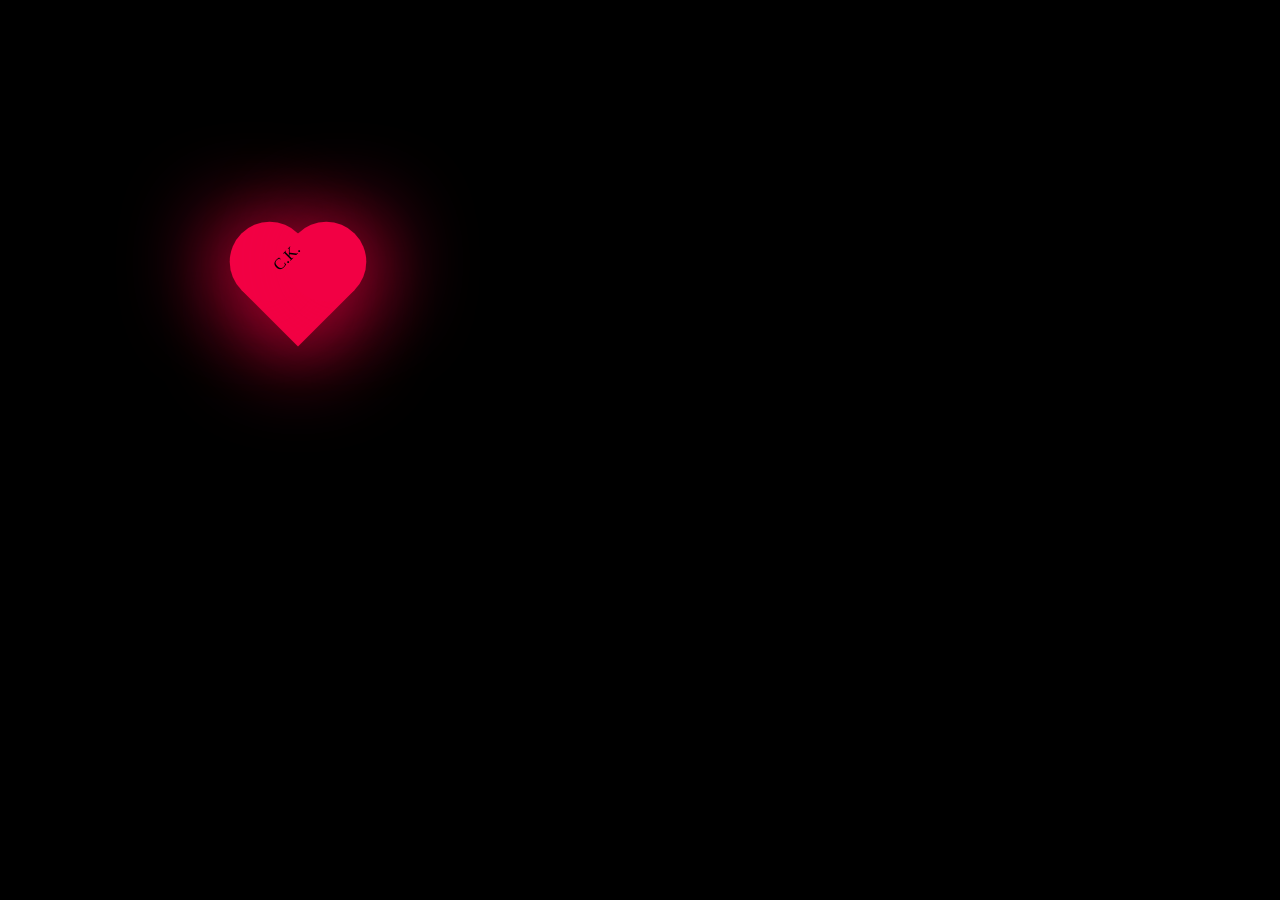
<file: 03) heart/index.html>
<!DOCTYPE html>
<html lang="en">
<head>
    <meta charset="UTF-8">
    <meta name="viewport" content="width=device-width,
     initial-scale=1.0">
    <title></title>
    <link rel="stylesheet" href="style.css">
</head>
<body>
    <div class="heart"></div>
</body>
</html>
</file>
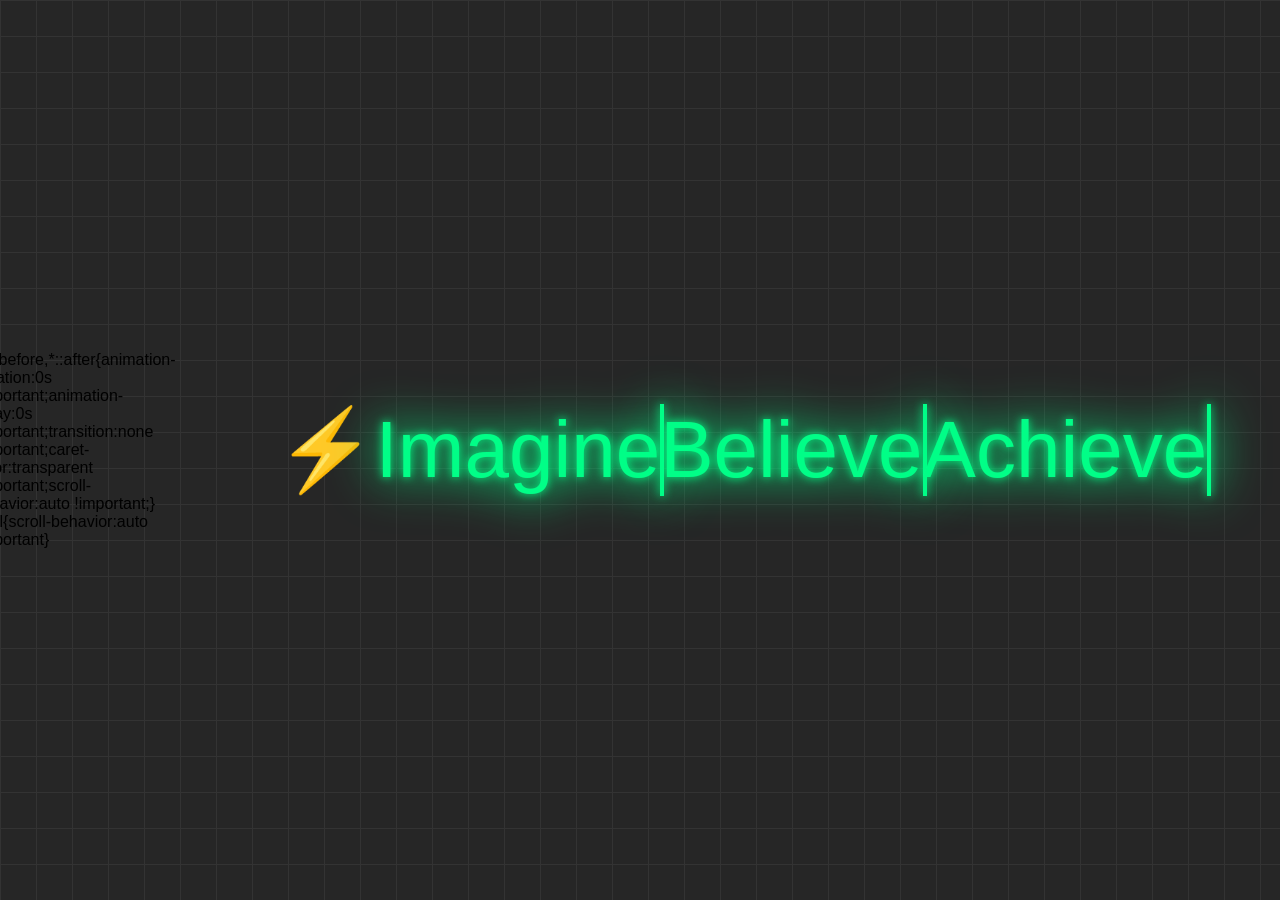
<file: 04) Text/index.html>
<!DOCTYPE html>
<html lang="en">
<head>
    <meta charset="UTF-8">
    <meta name="viewport" content="width=device-width, initial-scale=1.0">
    <title></title>
    <link rel="stylesheet" href="style.css">
</head>
<body>
    <h2> ⚡
        <span style="--i:0;" data-text="Imagine.">Imagine</span>
        <span style="--i:1;" data-text="Believe.">Believe</span>
        <span style="--i:2;" data-text="Achieve.">Achieve</span>
    </h2>
</body>
</html>
</file>
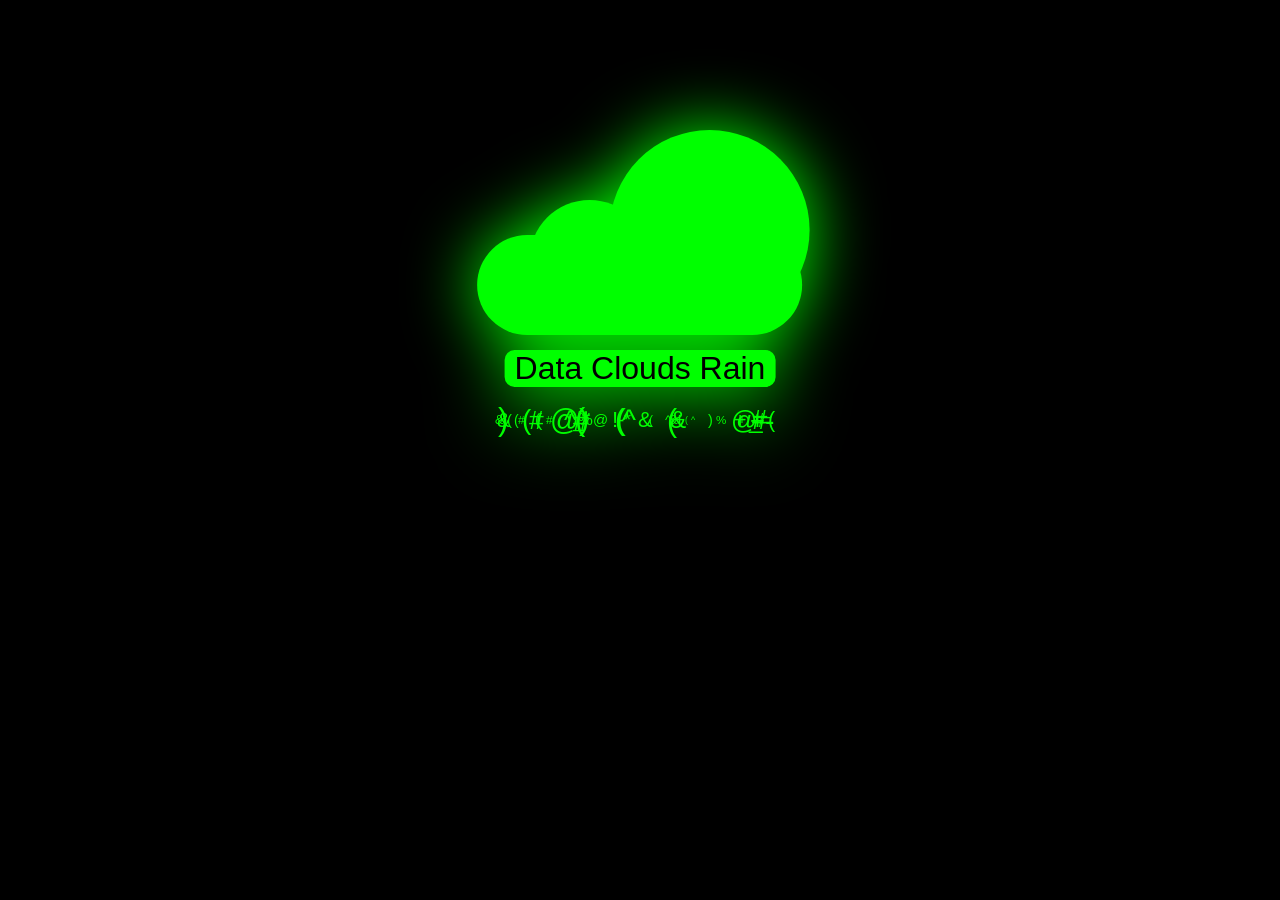
<file: 05) cloud/index.html>
<!DOCTYPE html>
<html lang="en">
<head>
    <meta charset="UTF-8">
    <meta name="viewport" content="width=device-width, initial-scale=1.0">
    <title>Document</title>
    <link rel="stylesheet" href="style.css">
</head>
<body>
    <div class="container">
        <div class="cloud">
            <h2>Data Clouds Rain</h2>
        </div>
    </div>
    <script src="script.js"></script>
</body>
</html>
</file>
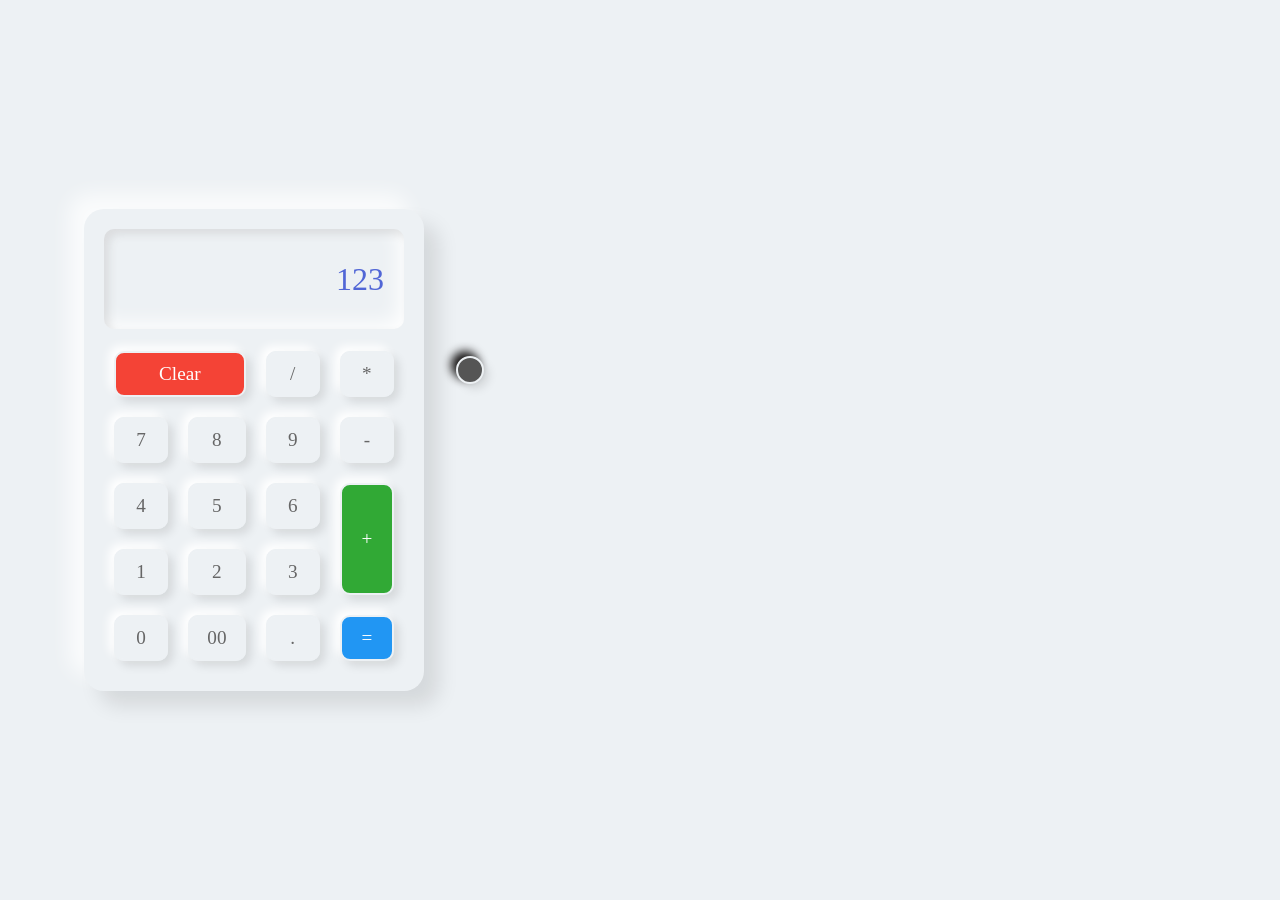
<file: 07) Calculator/index.html>
<!DOCTYPE html>
<html lang="en">
<head>
    <meta charset="UTF-8">
    <meta name="viewport" content="width=device-width, initial-scale=1.0">
    <title>Document</title>
    <link rel="stylesheet" href="style.css">
</head>
<body>
    <div class="toggleBtn"></div>
    <div class="calculator">
        <div class="buttons">
            <h2 id="value">123</h2>
                <span id="clear">Clear</span>
                <span>/</span>
                <span>*</span>
                <span>7</span>
                <span>8</span>
                <span>9</span>
                <span>-</span>
                <span>4</span>
                <span>5</span>
                <span>6</span>
                <span id="plus">+</span>
                <span>1</span>
                <span>2</span>
                <span>3</span>
                <span>0</span>
                <span>00</span>
                <span>.</span>
                <span id="equal">=</span>
          
        </div>
    </div>
    <script src="script.js"></script>
</body>
</html>
</file>
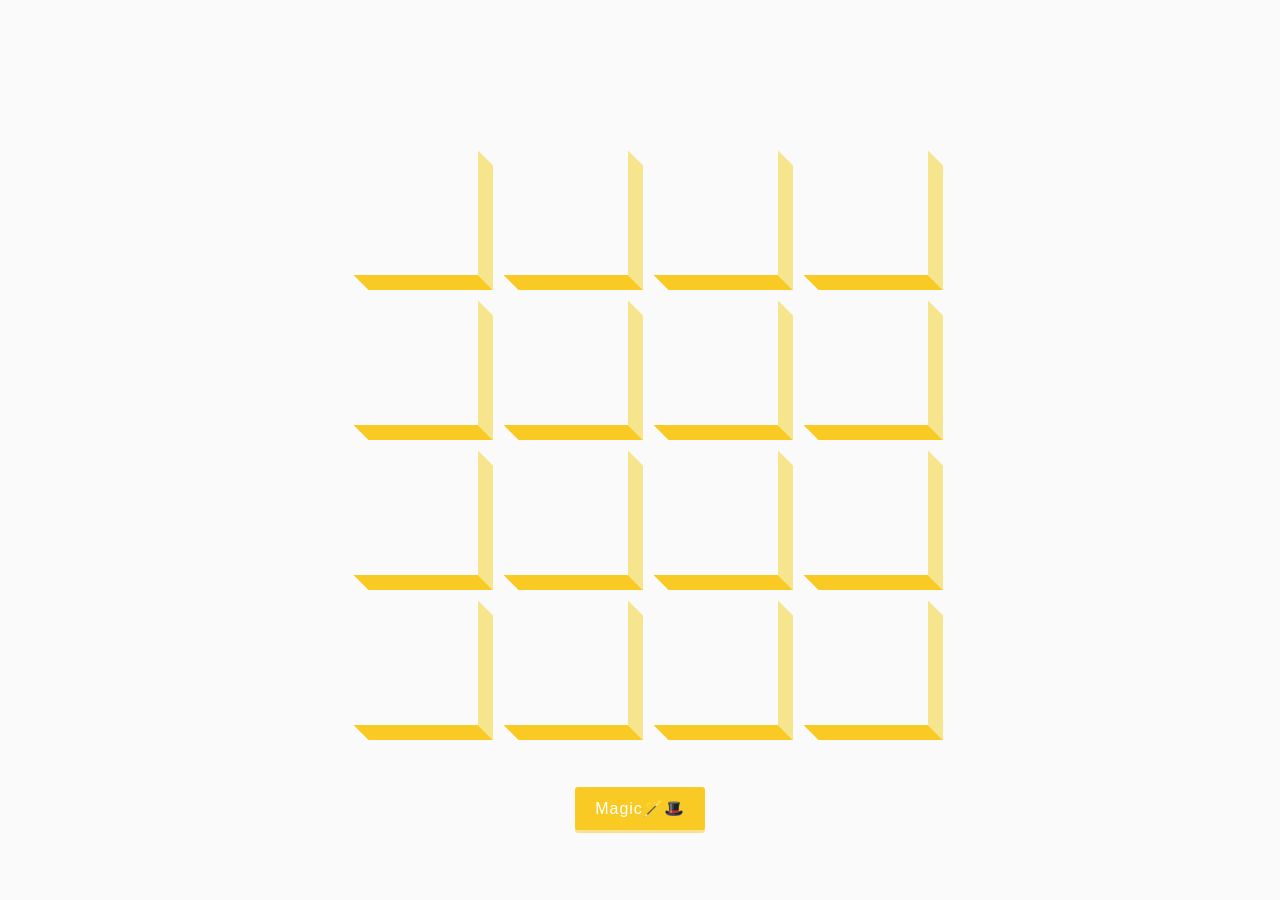
<file: 09) 3d box/index.html>
<!DOCTYPE html>
<html lang="en">
  <head>
    <meta charset="UTF-8" />
    <meta name="viewport" content="width=device-width, initial-scale=1.0" />
    <link rel="stylesheet" href="style.css" />
    <title>3D Boxes Background</title>
  </head>
  <body>
    <button id="btn" class="magic">Magic🪄🎩 </button>
    <div id="boxes" class="boxes big"></div>
    <script src="script.js"></script>
  </body>
</html>
</file>
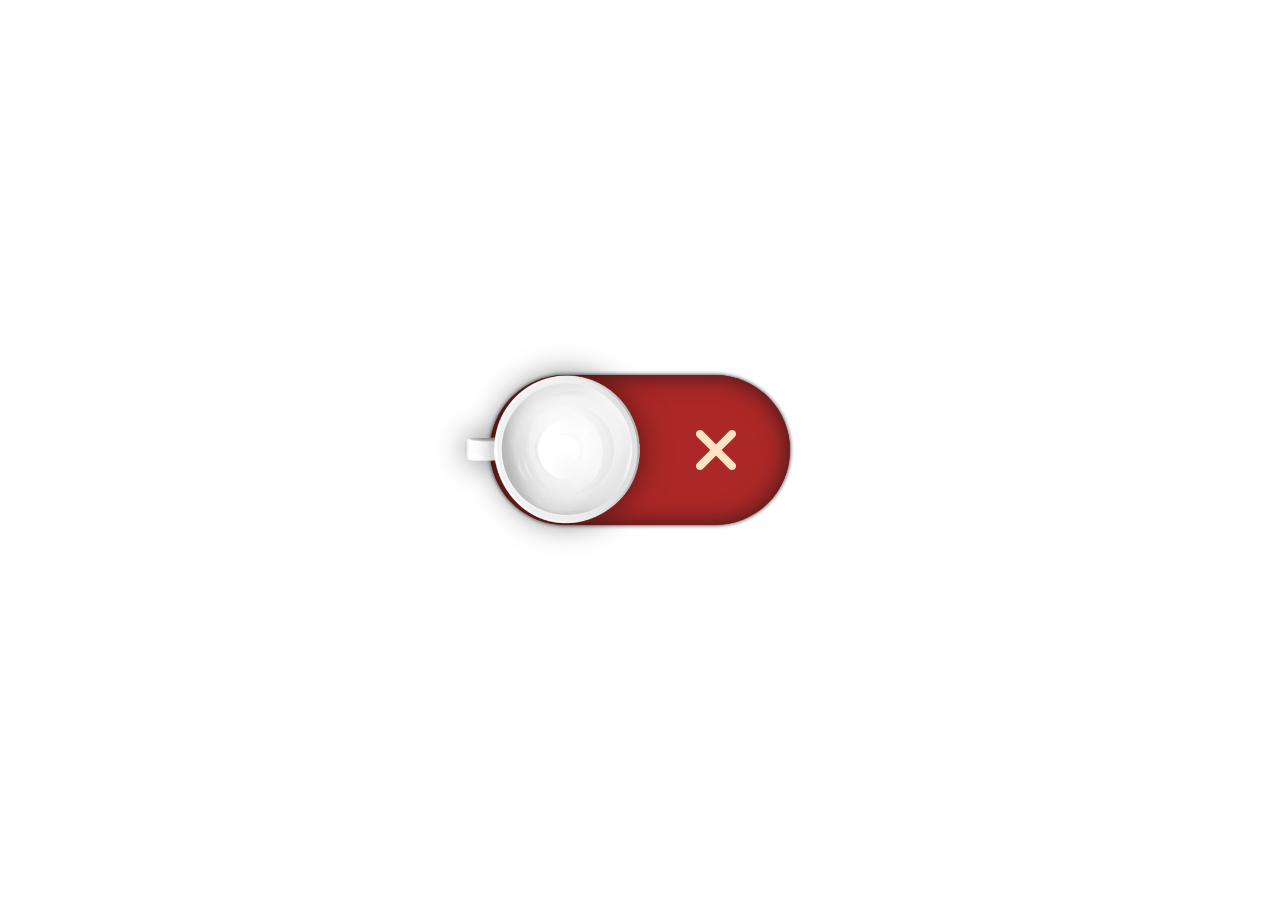
<file: 10) coffee custom checkbox design/index.html>
<!DOCTYPE html>
<html lang="en">
<head>
    <meta charset="UTF-8">
    <meta name="viewport" content="width=device-width, initial-scale=1.0">
    <title>Document</title>
    <link rel="stylesheet" href="style.css">
    <link rel="stylesheet" href="https://cdnjs.cloudflare.com/ajax/libs/font-awesome/6.5.1/css/all.min.css" integrity="sha512-DTOQO9RWCH3ppGqcWaEA1BIZOC6xxalwEsw9c2QQeAIftl+Vegovlnee1c9QX4TctnWMn13TZye+giMm8e2LwA==" crossorigin="anonymous" referrerpolicy="no-referrer" />
</head>
<body>
    <label >
        <input type="checkbox">
        <span></span>
        <b></b>
        <i class="fa-solid fa-check"></i>
        <i class="fa-solid fa-xmark"></i>
    </label>
</body>
</html>
</file>
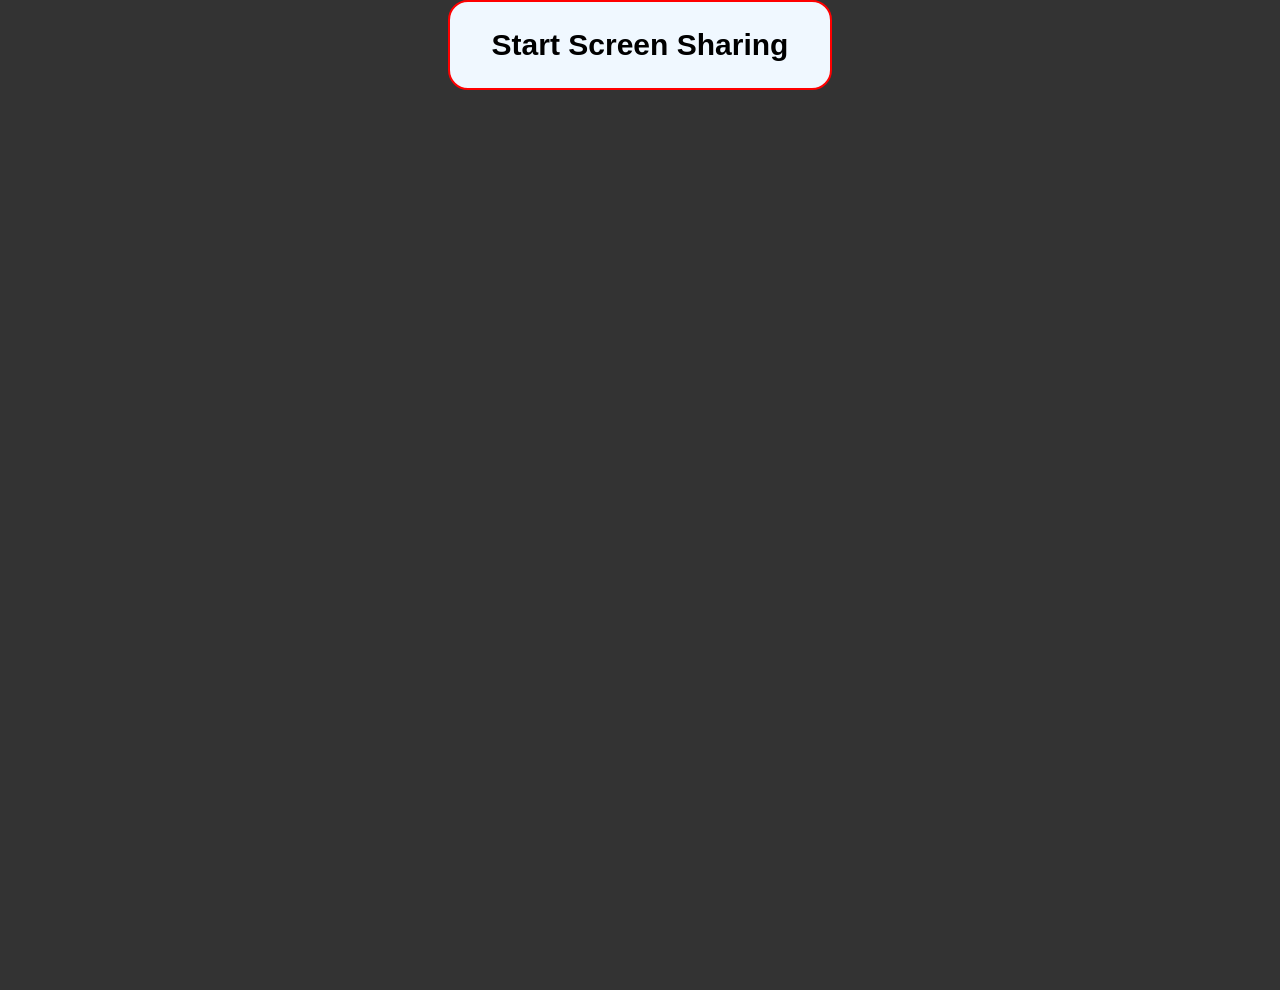
<file: 12) project/screen/screen.html>
<!DOCTYPE html>
<html lang="en">
<head>
    <meta charset="UTF-8">
    <meta name="viewport" content="width=device-width, initial-scale=1.0">
    <title>Document</title>
    <style>
        *{
            margin: 0;
            padding: 0;
            background-color: #333;
        }
        #video-cont{
            display: flex;
            justify-content: center;
            align-items: center;
            height: 100vh;
        }
        video {
            max-width: 100%;
            max-height: 100%;
        }
        #btn{
            background: aliceblue;
            cursor: pointer;
            width: 30vw;
            height: 10vh;
            border-radius: 20px;
            border: 2px solid red;
            font-size: 30px;
            font-weight: 600;
            font-family: 'Segoe UI', Tahoma, Geneva, Verdana, sans-serif;
        }
        .flex{
            display: flex;
            justify-content: center;
           
        }
    </style>
</head>
<body>

    <div class="flex">
        <button id="btn">Start Screen Sharing</button>
    </div>
   
   <div id="video-cont">
     <video id="share-video" autoplay></video>
   </div>

   <script src="screen.js"></script>
</body>
</html>
</file>
<file: 03) heart/style.css>
body{
    background-color: black;
}


.heart{
    margin: 250px;
    width: 80px;
    height: 80px;
    background-color: #f20044;
    position: relative;
    rotate: -45deg;
    box-shadow: -10px 10px 90px #f20044;
    animation: ck 1s linear infinite;
    cursor: pointer;
}

.heart:before{
    content: "";
    position: absolute;
    width: 80px;
    height: 80px;
    background-color: #f20044;
    top: -50%;
    border-radius: 50px;
    box-shadow: -10px -10px 90px #f20044;
}

.heart:after{
    content: "C.K.";
    position: absolute;
    width: 80px;
    height: 80px;
    background-color: #f20044;
    right: -50%;
    border-radius: 50px;
    box-shadow: 10px 10px 90px #f20044;
}

@keyframes ck {

    0%{
        scale: 1.1;
        
    }
    50%{
        scale: 1.0;
    }
    100%{
        scale: 0.9;
    }
    
}
</file>
<file: 04) Text/style.css>
*{
    margin: 0;
    padding: 0;
    box-sizing: border-box;
    font-family: Verdana, 'Poppins', 
    Tahoma, sans-serif;
    display: flex;
    justify-content: center;
    align-items: center;
}

body{
    display: flex;
    align-items: center;
    min-height: 100vh;
    background: #262626;
    background-image: linear-gradient(to right, 
    #333 1px, transparent 1px),
    linear-gradient(to bottom, #333 1px,
     transparent 1px);
    background-size: 4vh 4vh;

}

h2{
    color: rgb(217, 235, 220);
    font-size: 5em;
    font-weight: 500;
    padding: 0 100px;

}

h2 span{
    position: relative;
    color: rgba(255,255,255,0.1);
    transition: ease-out;
    animation: ck 9s infinite ;
    animation-delay: calc(-3s * var(--i));
}

@keyframes ck{
    0%{
        display: inline-block;
    }
    33.33%,100%{
        display: none;
    }
}

h2 span::before{
    content: attr(data-text);
    position: absolute;
    top: 0;
    left: 0;
    width: 100%;
    color: #01fe87;
    overflow: hidden;
    border-right: 4px solid #01fe87;
    filter: drop-shadow(0 0 5px #01fe87)
     drop-shadow(0 0 
    25px #01fe87);
    transition: ease-in-out;
    animation:  c 3s linear infinite;
}

@keyframes c {
    0%,10%{
        width: 0;
    }
    70%,100%{
        width:100%
    }
}
</file>
<file: 05) cloud/style.css>
*{
    margin: 0;
    padding: 0;
    box-sizing: border-box;
    font-family:Verdana, Geneva, Tahoma, sans-serif;
}

:root{
    --clr:#0f0;
}

body{
    display: flex;
    justify-content: center;
    align-items: center;
    min-height: 100vh;
    background-color: #000;

}

.container{
    position: relative;
    height: 400px;
    top: 100px;
    width: 100%;
    display: flex;
    justify-content: center;
    animation: ck 5s linear infinite;
}

@keyframes ck{
    0%{
        filter: hue-rotate(0deg);
    }
    100%{
        filter: hue-rotate(360deg);

    }
}

.container .cloud {
    position: relative;
    width: 300px;
    z-index: 100;
    filter: drop-shadow(0 0 35px var(--clr));
}


.container .cloud h2{
    position: absolute;
    left: 50%;
    transform: translateX(-50%);
    white-space: nowrap;
    color: black;
    font-size: 2rem;
    z-index: 1000;
    font-weight: 400;
    padding: 0 10px;
    border-radius: 10px;
    /* text-transform:capitalize; */
    background: var(--clr);
}

.container .cloud h2::before{
    content: '';
    position: absolute;
    top: -115px;
    left: 50%;
    transform: translateX(-50%);
    border-radius: 100px;
    width: 120%;
    height: 100px;
    background-color: var(--clr);
}

.container .cloud h2::after{
    content: '';
    position: absolute;
    top: -150px;
    left: 25px;
    width: 120px;
    height: 120px;
    border-radius: 50%;
    background: var(--clr);
    box-shadow: 120px -30px 0 40px var(--clr);

}

.container .cloud .drop{
    position: absolute;
    top: 60px;
    height: 20px;
    line-height: 20px;
    color: var(--clr);
    transform-origin: bottom;
    animation: anime 2s linear infinite;
}

@keyframes anime{
    0%{
        transform: translateY(0) scaleY(0);
        transform-origin: top;
    }
    10%{
        transform: translateY(0) scaleY(0.25);
        transform-origin: top;
    }
    20%{
        transform: translateY(0) scaleY(1);
    }
    70%{
        transform: translateY(300px) scaleY(1);
        transform-origin: bottom;
    }
    80%{
        transform: translateY(300px) scaleY(1);
        transform-origin: bottom;
    }
    100%{
        transform: translateY(300px) scaleY(0);
        transform-origin: bottom;
        text-shadow: -180px 0 0  var(--clr),180px 0 0  var(--clr);
    }
}
</file>
<file: 07) Calculator/style.css>
*{
    margin: 0;
    padding: 0;
    box-sizing: border-box;
    font-family: consolas;
}
body{
    display: flex;
    justify-content: center;
    align-items: center;
    min-height: 100vh;
    background: #edf1f4;

}

.calculator{
    position: relative;
    width: 340px;
    padding: 20px;
    border-radius: 20px;
    box-shadow: 15px 15px 20px rgba(0,0,0,0.1) ,
     -15px -15px 20px #fffb;
}
.dark{
    background: #282c2f;
}

.dark .calculator{
    background: #33393e;
    box-shadow: 15px 15px 20px rgba(0,0,0,0.25) ,
    -15px -15px 20px rgba(225,225,225,0.1);

}
.dark .calculator .buttons #value{
    color: #eee;
    box-shadow: inset 15px 15px 20px rgba(0,0,0,0.5) ,
    inset -15px -15px 20px rgba(225,225,225,0.1);

}

.dark .calculator .buttons span {
    color: #eee;
    border: 2px solid #333;
    box-shadow: 5px 5px 10px rgba(0,0,0,0.5) ,
    -5px 5px 10px  rgba(225,225,225,0.1);

}
.dark .calculator .buttons span:active{
    box-shadow: inset 5px 5px 10px rgba(0,0,0,0.25) ,
    inset -5px 5px 10px  rgba(225,225,225,0.1);

}

.calculator .buttons{
    position: relative;
    display: grid;

}

.calculator .buttons #value{
    position: relative;
    grid-column: span 4;
    user-select: none;
    overflow: none;
    width: 100%;
    text-align: end;
    color: #5166d6;
    height: 100px;
    line-height: 100px;
    box-shadow: inset 5px 5px 10px rgba(0,0,0,0.1),
    inset -5px -5px 20px #fff;
    border-radius: 10px;
    margin-bottom: 12px;
    padding: 0 20px;
    font-size: 2em;
    font-weight: 500;
}

.calculator .buttons span{
    position: relative;
    padding: 10px;
    box-shadow: 5px 5px 10px rgba(0,0 ,0 ,0.1),
    -5px -5px 20px #fff;
    margin: 10px;
    cursor: pointer;
    user-select: none;
    min-width: 40px;
    display: flex;
    justify-content: center;
    align-items: center;
    font-size: 1.2rem;
    color: #666;
    border: 2px solid #edf1f4;
    box-shadow: 5px 5px 10px rgba(0, 0 ,0, 0.1),
    -5px -5px 10px #fff;
    border-radius: 10px;
}

.calculator .buttons span:active{
    box-shadow: 5px 5px 10px rgba(0, 0 ,0, 0.1),
    -5px -5px 10px #fff;
    color: #f44336;
}

.calculator .buttons span#clear{
    grid-column: span 2;
    background-color: #f44336;
    color: #fff;
    border: 2px solid #edf1f4;
}
.calculator .buttons span#plus{
    grid-row: span 2;
    background-color: #31a935;
    color: #fff;
    border: 2px solid #edf1f4;
}
.calculator .buttons span#equal{
    grid-row: span 2;
    background-color: #2196f3;
    color: #fff;
    border: 2px solid #edf1f4;
}
.dark .calculator .buttons span#clear,
.dark .calculator .buttons span#plus,
.dark .calculator .buttons span#equal{
    border: 2px solid #333;
}
.dark .calculator .buttons span#clear:active,
.dark .calculator .buttons span#plus:active,
.dark .calculator .buttons span#equal:active{
    box-shadow: 5px 5px 10px rgba(0,0,0,0.1);
}

.calculator .buttons span#clear:active,
.calculator .buttons span#plus:active,
.calculator .buttons span#equal:active{
    box-shadow: 5px 5px 10px rgba(0,0,0,0.1),
    -5px -5px 10px #fff,
    inset 5px 5px 10px rgba(0,0,0,0.1);
    color: #181c20;

}

.toggleBtn{
    position:relative;
    margin: -400px;
    padding: 12px;
    top: -80px;
    right: px;
    width: 20px;
    height: 20px;
    border-radius: 50%;
    background: #555;
    cursor: pointer;
    border: 2px solid #edf1f4;
    box-shadow: 5px 5px 10px rgba(0,0,0,0.1),
    -5px -5px 10px #171515;
}
.dark .toggleBtn{
    background: #edf1f4;
    border: 2px solid #333;
    box-shadow: 5px 5px 10px rgba(0,0,0,0.25),
    -5px -5px 10px white;
}
</file>
<file: 09) 3d box/style.css>
* {
  box-sizing: border-box;
}

body {
  background-color: #fafafa;
  display: flex;
  flex-direction: column;
  align-items: center;
  justify-content: center;
  height: 100vh;
  overflow: hidden;
  margin: 0;
}

.magic {
  background-color: #f9ca24;
  color: #fff;
  font-family: "Poppins", sans-serif;
  border: 0;
  border-radius: 3px;
  font-size: 16px;
  padding: 12px 20px;
  cursor: pointer;
  position: absolute;
  letter-spacing: 1px;
  box-shadow: 0 3px rgba(249, 202, 36, 0.5);
  z-index: 100;
  bottom: 70px;
  display: flex;
  justify-content: center;
  align-items: center;
}

.magic:focus {
  outline: none;
}

.magic:active {
  box-shadow: none;
  transform: translateY(2px);
}

.boxes {
  display: flex;
  flex-wrap: wrap;
  justify-content: space-around;
  height: 500px;
  width: 500px;
  position: relative;
  transition: 0.4s ease;
}

.boxes.big {
  height: 600px;
  width: 600px;
}

.boxes.big .box {
  transform: rotateZ(360deg);
}

.box {
  background-image: url("https://media.giphy.com/media/xYXr3haK7jQN3uGuv7/giphy.gif");
  background-repeat: no-repeat;
  background-size: 500px 500px;
  position: relative;
  height: 125px;
  width: 125px;
  transition: 0.4s ease;
}

.box::after {
  content: "";
  background-color: #f6e58d;
  position: absolute;
  top: 8px;
  right: -15px;
  height: 100%;
  width: 15px;
  transform: skewY(45deg);
}

.box::before {
  content: "";
  background-color: #f9ca24;
  position: absolute;
  left: 8px;
  bottom: -15px;
  width: 100%;
  height: 15px;
  transform: skewX(45deg);
}
</file>
<file: 10) coffee custom checkbox design/style.css>
*{
    margin: 0;
    padding: 0;
    box-sizing: border-box;
}
body{
    display: flex;
    justify-content: center;
    align-items: center;
    min-height: 100vh;
    background: white;
}
label{
    position: relative;
    width: 300px;
    height: 150px;
    background-color: #3e3e3e;
    box-shadow: 0 0 4px #222;
    border-radius: 75px;
    cursor: pointer;
    display: flex;
    justify-content: center;
    align-items: center;
}

label input{
    appearance: none;
}
label span{
    position: absolute;
    width: 175px;
    height: 150px;
    left: 0;
    background: url(Coffee_01.png);
    background-size: auto 150px;
    z-index: 10000;
    transition: 1.5s;
    transform: rotate(180deg);
    transform-origin: 75px;
    filter: drop-shadow(0 0 15px rgba(0,0,0,0.5));
}
label b{
    position: absolute;
    inset:0;
    background: #d12120;
    border-radius: 75px;
    transition: 0.5s;
    box-shadow: inset 0 0 25px rgba(0,0,0,0.75);
    opacity: 0.75;
}

label input:checked ~b{
    background: #87b328;
}

label input:checked ~span{
    left: 150px;
    transform: rotate(720deg);
    background: url(Coffee_02\ .png);
    background-size: auto 150px;

}

label i {
    position: absolute;
    left: 50px;
    color: bisque;
    font-size: 4em;
    transition: 1s;
    transition-delay: 0s;
    scale: 0;
}
label input:checked ~i{
    scale: 1;
    transition-delay: 0.5s ;
}

label i:last-child{
    left:inherit;
    right: 50px;
    scale: 1;
    transition-delay: 0s ;
}

label input:checked ~i:last-child{
    scale: 0;
    transition-delay:0s ;
}
</file>
